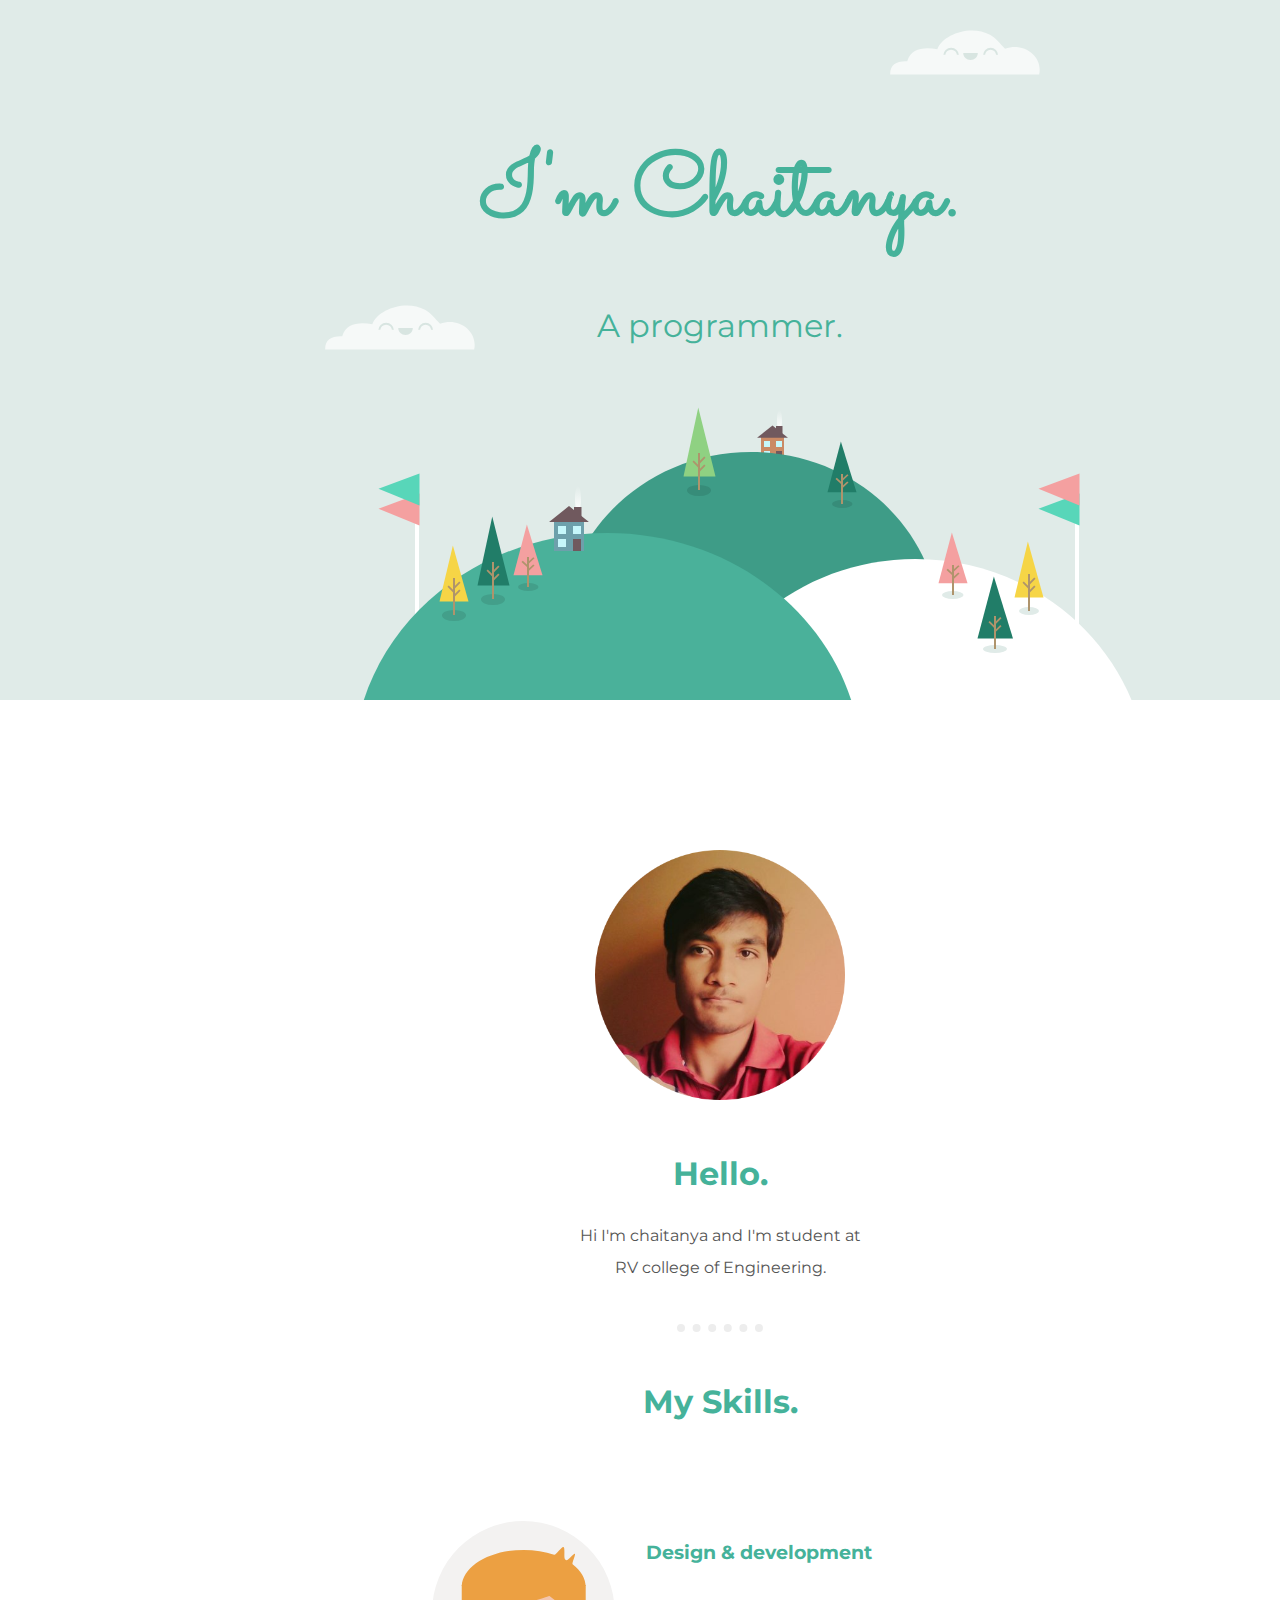
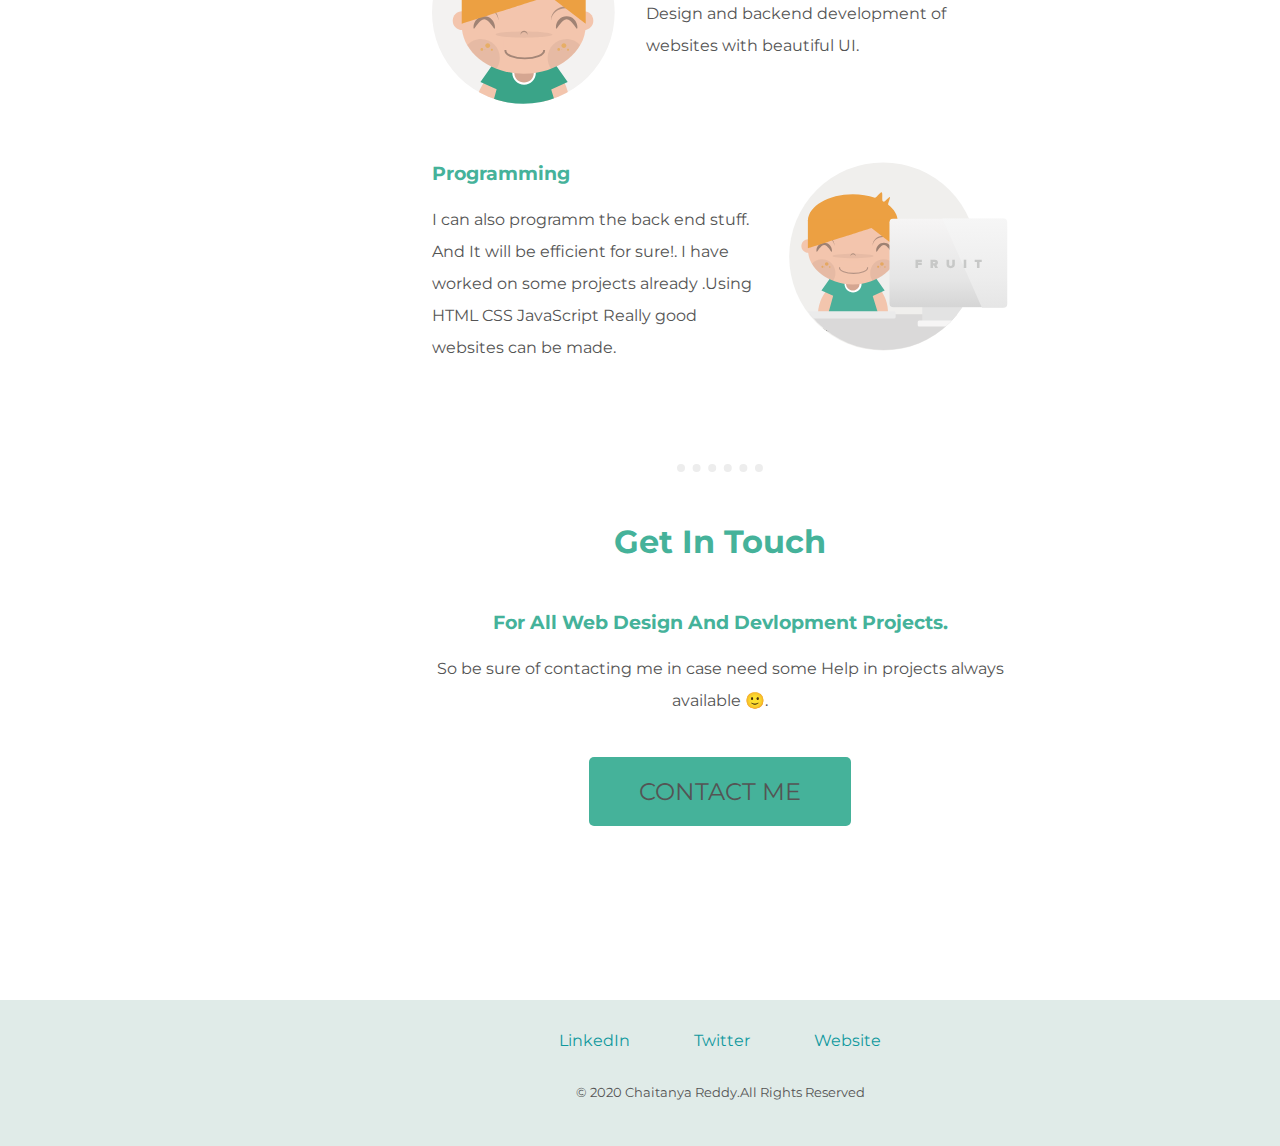
<file: index.html>
<!DOCTYPE html>
<html lang="en" dir="ltr">

<head>
  <meta charset="utf-8">
  <title>Chaitanya Reddy</title>
  <link rel="stylesheet" href="css/styles.css">
  <meta name="viewport" content="width=device-width, initial-scale=1.0">
  <meta http-equiv="X-UA-Compatible" content="IE=edge,chrome=1">
  <link rel="icon" href="favicon.ico">
  <link href="https://fonts.googleapis.com/css?family=Merriweather|Montserrat|Sacramento&display=swap" rel="stylesheet">
</head>

<body>
  <div class="top">
    <img class="top-cloud" src="images/cloud.svg" alt="mountain">
    <h1> I'm Chaitanya.</h1>
    <p class="prog"> A programmer.</p>
    <img class="land" src="images/land.svg" alt="mountain">
    <img class="bottom-cloud" src="images/cloud.svg" alt="mountain">
  </div>
  <div class="middle">
    <div class="profile">
      <img class="cr" src="images/cr.png" alt="CR">
      <h2>Hello.</h2>
      <p class="intro">Hi I'm chaitanya and I'm student at RV college of Engineering.</p>
    </div>
    <hr>

    <div class="skills">
      <h2>My Skills.</h2>

      <div class="skill-row">
        <img class="me-dev1" src="images/me.svg" alt="">
        <h3 class="dd">Design & development</h3>
        <p> Design and backend development of websites with beautiful UI. </p>
      </div>

      <div class="skill-row">
        <img class="me-dev2" src="images/me-dev.svg" alt="">
        <h3>Programming</h3>
        <p>I can also programm the back end stuff. And It will be efficient for sure!. I have worked on some projects already .Using HTML CSS JavaScript Really good websites can be made.</p>
      </div>

    </div>

    <hr>
    <div class="contact-me">
      <h2>Get In Touch</h2>
      <h3>For All Web Design And Devlopment Projects.</h3>
      <p class="intro2">So be sure of contacting me in case need some Help in projects always available 🙂.</p>
      <a class="but" href="mailto:lvcr.dev@gmail.com">CONTACT ME</a>

    </div>
  </div>


  <div class="bottom">
    <a class="footer-link" href="https://www.linkedin.com/">LinkedIn</a>
    <a class="footer-link" href="https://twitter.com/">Twitter</a>
    <a class="footer-link" href="https://www.appbrewery.co/">Website</a>
    <p class="cpr">© 2020 Chaitanya Reddy.All Rights Reserved</p>
  </div>

</body>

</html>
</file>
<file: css/styles.css>
body {
  margin: 0;
  text-align: center;
  font-family: 'Merriweather', serif;
  color:#45b29a;
}

h1 {
  margin-top: 30px;
  margin-bottom: 13px;
  font-family:'Sacramento', cursive;
  font-size: 90px;
  color:#45b29a;

}
a{ color:#11999E;
  text-decoration: none;
}

h2{
  font-family: 'Montserrat', sans-serif;
 margin-top:50px;
 font-size: 2rem;
}
h3{
  font-family: 'Montserrat', sans-serif;
 margin-top:50px;

}
.dd{
  display: inline-block;

   width: 300px;
   margin-top: 20px;
}
.prog{
   font-size: 2rem;
font-weight: normal;
color:#45b29a;
}
.me-dev1{
  width: 32%;
  float:left;
  margin-right: 30px;
}
.me-dev2{
  width: 38%;
  float:right;
  margin-left: 30px;
}
.skill-row{

  width:40%;
  margin:100px auto;
  text-align:left;
}

p {
  font-family: 'Montserrat', sans-serif;
   color: #545454;
line-height: 2;

}

.top {
  background-color: #e0ebe8;
  height: 600px;
  position: relative;
  width:1440px;
  padding-top: 100px;
}

.middle {
  background-color:white;
  width: 1440px;
  height: 1900px;
  text-decoration: none;

}

.bottom{
  width:1440px;
   background-color:#e0ebe8;
   padding: 30px 0 20px 0;

}
.footer-link{
  margin: 0 30px ;
font-family:'Montserrat', sans-serif;
}


.top-cloud {
  position: absolute;
  margin-bottom: 50px;
  top: 30px;
  right: 400px;
}

.bottom-cloud {
  position: absolute;
  bottom: 350px;
  left: 325px;
}

.land{
  position: absolute;
  bottom:0;
  left:350px;
}

.intro{
  width:20%;
  margin: 0 auto 40px auto;
}

.intro2{
  width:40%;
  margin: 0 auto 40px auto;
}
.cr{
   margin-top:150px;
  width: 250px;
}

hr {

  border-style: none;
  border-top-style: dotted;
  border-color: #ededed;
  border-width: 8px;

  height: 0;
  width: 6%;

}
a:hover{
  color: #61d4b3;

}

.cpr{
  margin: 30px auto 20px auto;
  font-size: 0.8em;
}

.but{
  font-family: 'Montserrat', sans-serif;
  color:#545454;
  font-size: 1.5rem;
  background-color: #45b29a;
  padding: 20px 50px;
  text-align: center;
  text-decoration: none;
  display: inline-block;
  border-radius:5px;
}

.but:hover{
  background-color:#61d4b3;
  color:#545454;
}
</file>
